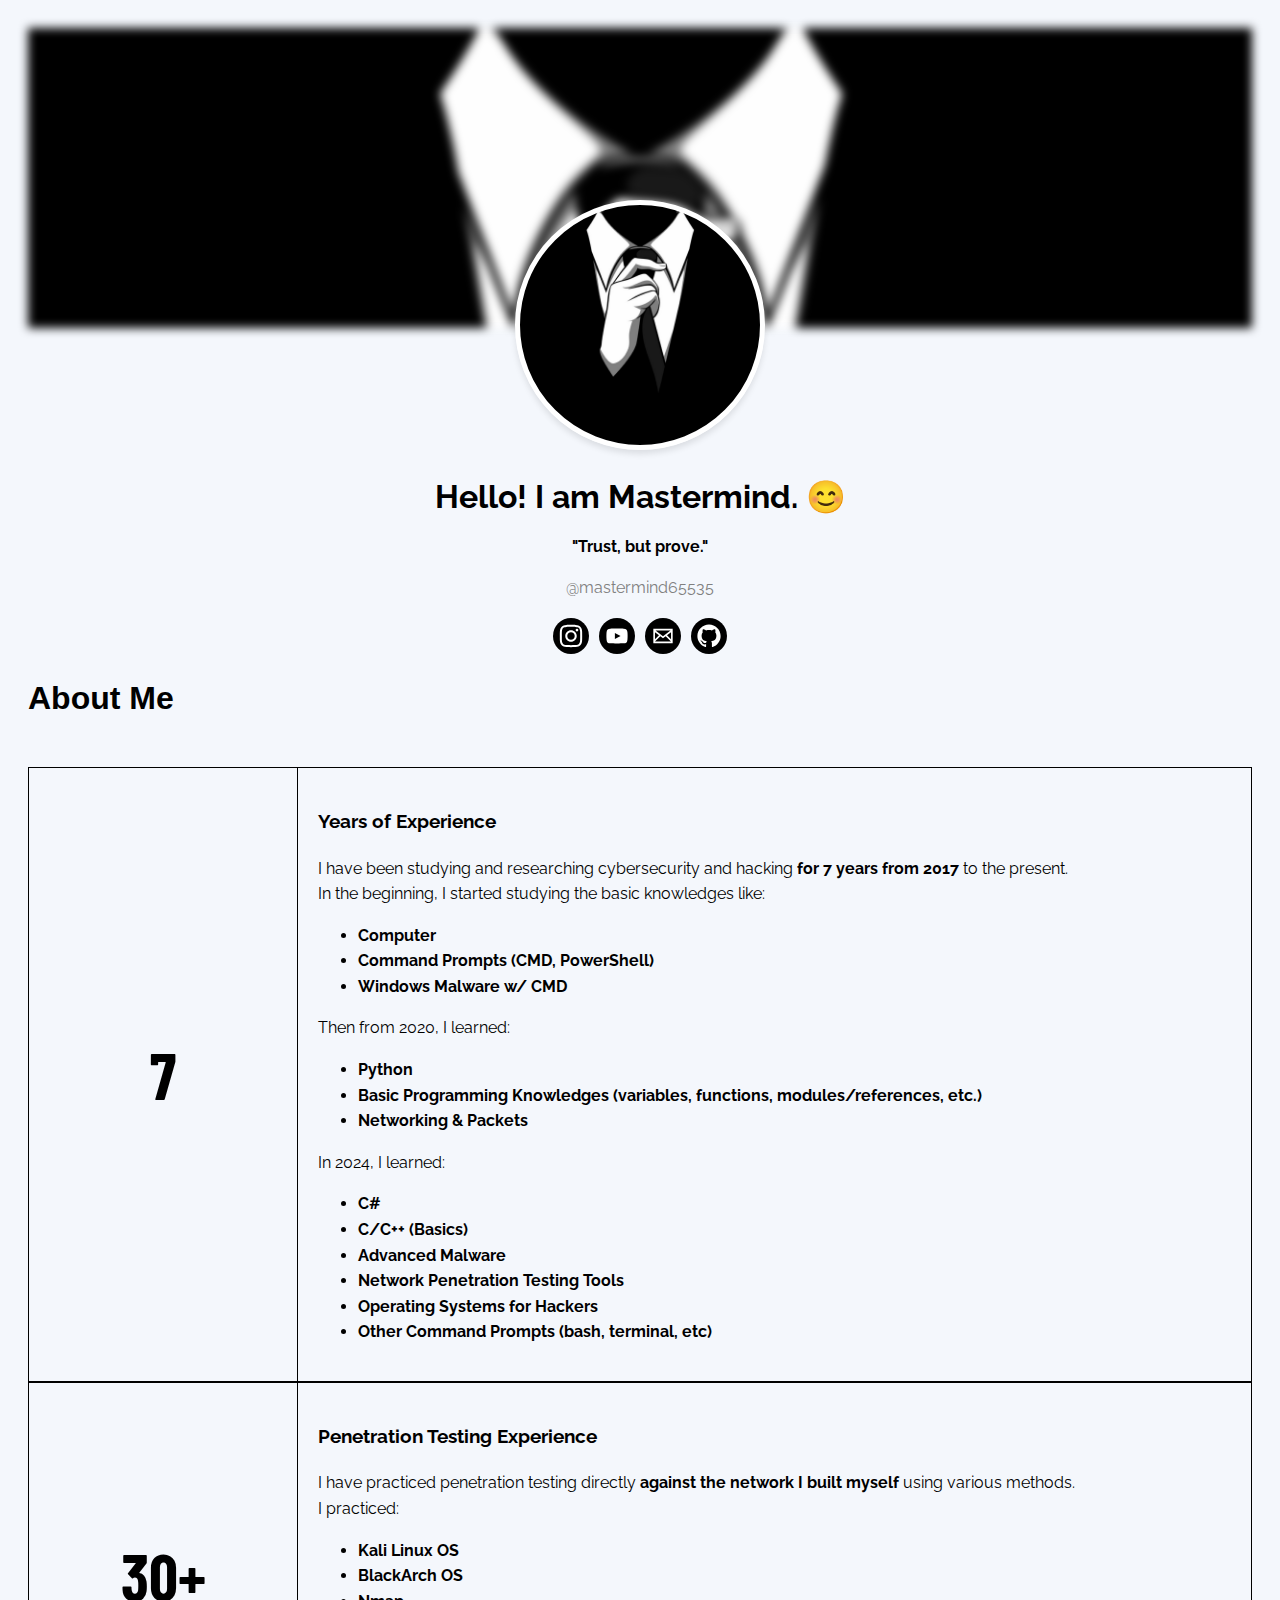
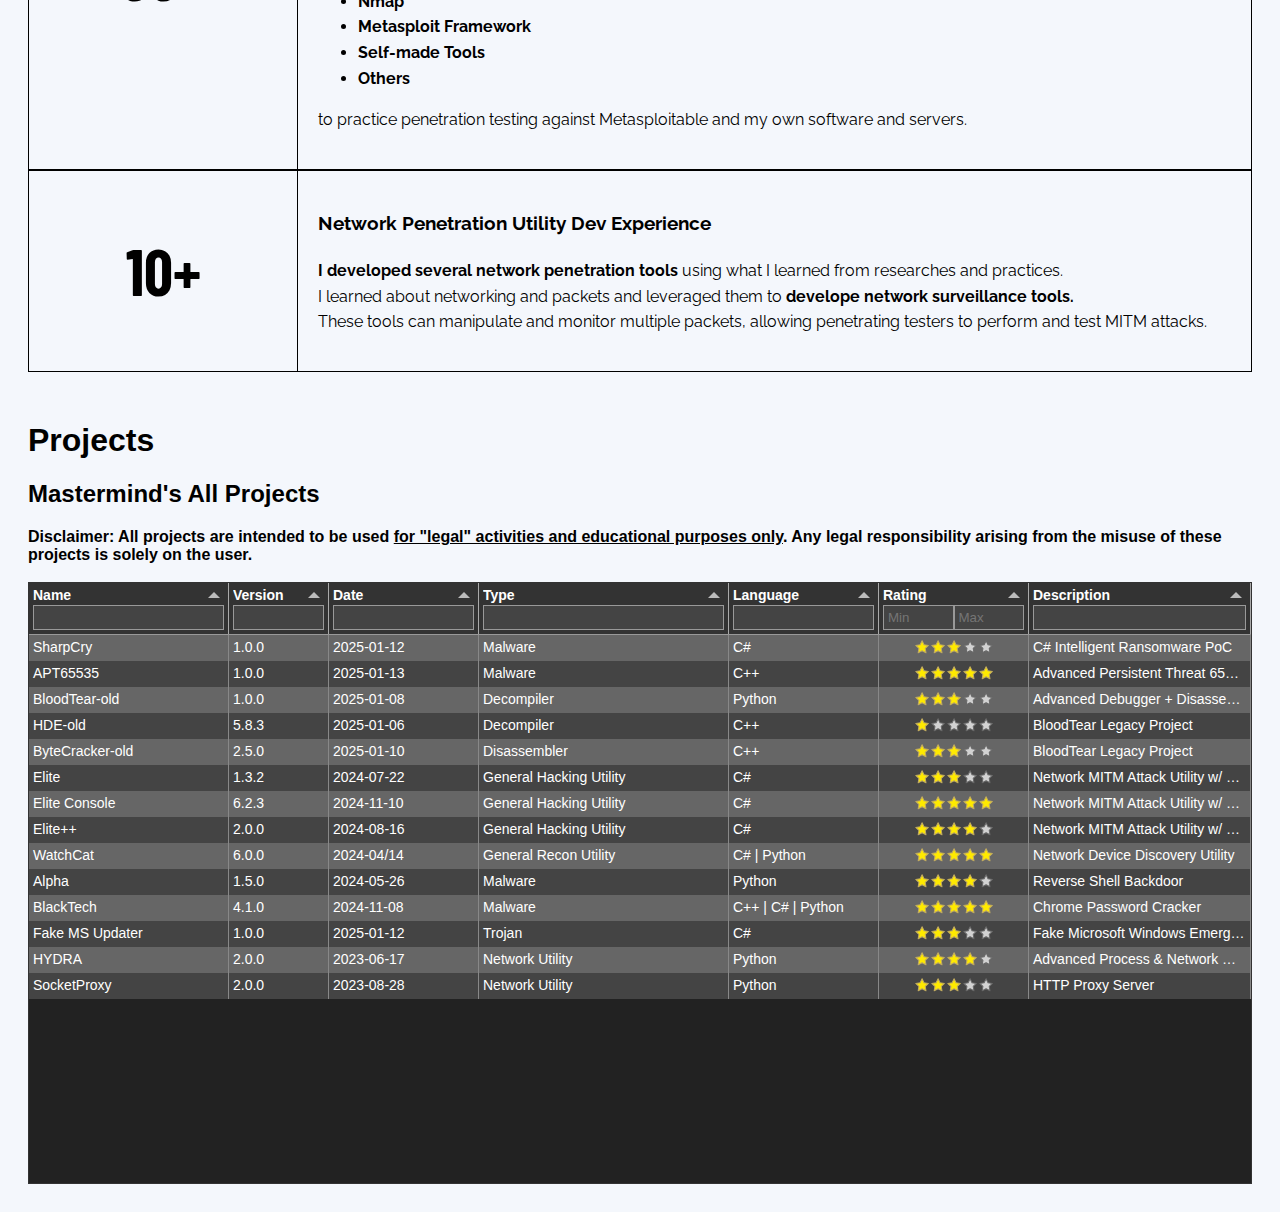
<file: index.html>
<!DOCTYPE html>
<html>
    <head>
        <title>Channel - Mastermind</title>
        <link rel="stylesheet" href="style.css">
        <!-- <link rel="stylesheet" href="./projects/style.css"> -->
        <link rel="stylesheet" href="https://cdnjs.cloudflare.com/ajax/libs/font-awesome/4.7.0/css/font-awesome.min.css">

        <link rel="preconnect" href="https://fonts.googleapis.com">
        <link rel="preconnect" href="https://fonts.gstatic.com" crossorigin>
        <link href="https://fonts.googleapis.com/css2?family=Barlow+Condensed:ital,wght@0,100;0,200;0,300;0,400;0,500;0,600;0,700;0,800;0,900;1,100;1,200;1,300;1,400;1,500;1,600;1,700;1,800;1,900&display=swap" rel="stylesheet">
        
        <link rel="preconnect" href="https://fonts.googleapis.com">
        <link rel="preconnect" href="https://fonts.gstatic.com" crossorigin>
        <link href="https://fonts.googleapis.com/css2?family=Barlow+Condensed:ital,wght@0,100;0,200;0,300;0,400;0,500;0,600;0,700;0,800;0,900;1,100;1,200;1,300;1,400;1,500;1,600;1,700;1,800;1,900&family=Raleway:ital,wght@0,100..900;1,100..900&display=swap" rel="stylesheet">

        <link href="/dist/css/tabulator_midnight.min.css" rel="stylesheet">

        <link rel="icon" href="favicon.jpg" type="image/x-icon">

        <script src="script.js"></script>
        <script>
            window.onload = Init;
        </script>
    </head>
    <body>
        <div class="profile-frame">
            <div class="banner"></div>
            <div class="profile-container">
                <div class="profile-image"></div>
            </div>
            <div class="content">
                <h1>Hello! I am Mastermind. 😊</h1>
                <h4>"Trust, but prove."</h4>
                <p style="color: gray;">@mastermind65535</p>
                <div id="contactsicons" bis_skin_checked="1"><div style="display: flex; flex-wrap:wrap; align-items: center; justify-content: center;" bis_skin_checked="1"><a href="https://www.instagram.com/mastermind65535/" target="_blank" rel="noopener noreferrer" style="text-decoration:none;border:0;width:var(--iconSize);height:var(--iconSize);padding:2px;margin:5px;color:#ffffff;border-radius:50%;background-color:#000000;" bis_skin_checked="1"><svg class="niftybutton-instagram" style="display:block;fill:currentColor" data-donate="true" data-tag="ins" data-name="Instagram" viewBox="0 0 512 512" preserveAspectRatio="xMidYMid meet"><title>Instagram social icon</title>
                    <path d="M256 109.3c47.8 0 53.4 0.2 72.3 1 17.4 0.8 26.9 3.7 33.2 6.2 8.4 3.2 14.3 7.1 20.6 13.4 6.3 6.3 10.1 12.2 13.4 20.6 2.5 6.3 5.4 15.8 6.2 33.2 0.9 18.9 1 24.5 1 72.3s-0.2 53.4-1 72.3c-0.8 17.4-3.7 26.9-6.2 33.2 -3.2 8.4-7.1 14.3-13.4 20.6 -6.3 6.3-12.2 10.1-20.6 13.4 -6.3 2.5-15.8 5.4-33.2 6.2 -18.9 0.9-24.5 1-72.3 1s-53.4-0.2-72.3-1c-17.4-0.8-26.9-3.7-33.2-6.2 -8.4-3.2-14.3-7.1-20.6-13.4 -6.3-6.3-10.1-12.2-13.4-20.6 -2.5-6.3-5.4-15.8-6.2-33.2 -0.9-18.9-1-24.5-1-72.3s0.2-53.4 1-72.3c0.8-17.4 3.7-26.9 6.2-33.2 3.2-8.4 7.1-14.3 13.4-20.6 6.3-6.3 12.2-10.1 20.6-13.4 6.3-2.5 15.8-5.4 33.2-6.2C202.6 109.5 208.2 109.3 256 109.3M256 77.1c-48.6 0-54.7 0.2-73.8 1.1 -19 0.9-32.1 3.9-43.4 8.3 -11.8 4.6-21.7 10.7-31.7 20.6 -9.9 9.9-16.1 19.9-20.6 31.7 -4.4 11.4-7.4 24.4-8.3 43.4 -0.9 19.1-1.1 25.2-1.1 73.8 0 48.6 0.2 54.7 1.1 73.8 0.9 19 3.9 32.1 8.3 43.4 4.6 11.8 10.7 21.7 20.6 31.7 9.9 9.9 19.9 16.1 31.7 20.6 11.4 4.4 24.4 7.4 43.4 8.3 19.1 0.9 25.2 1.1 73.8 1.1s54.7-0.2 73.8-1.1c19-0.9 32.1-3.9 43.4-8.3 11.8-4.6 21.7-10.7 31.7-20.6 9.9-9.9 16.1-19.9 20.6-31.7 4.4-11.4 7.4-24.4 8.3-43.4 0.9-19.1 1.1-25.2 1.1-73.8s-0.2-54.7-1.1-73.8c-0.9-19-3.9-32.1-8.3-43.4 -4.6-11.8-10.7-21.7-20.6-31.7 -9.9-9.9-19.9-16.1-31.7-20.6 -11.4-4.4-24.4-7.4-43.4-8.3C310.7 77.3 304.6 77.1 256 77.1L256 77.1z"></path>
                    <path d="M256 164.1c-50.7 0-91.9 41.1-91.9 91.9s41.1 91.9 91.9 91.9 91.9-41.1 91.9-91.9S306.7 164.1 256 164.1zM256 315.6c-32.9 0-59.6-26.7-59.6-59.6s26.7-59.6 59.6-59.6 59.6 26.7 59.6 59.6S288.9 315.6 256 315.6z"></path>
                    <circle cx="351.5" cy="160.5" r="21.5"></circle>
                </svg></a><a href="https://www.youtube.com/@mastermind65535" target="_blank" rel="noopener noreferrer" style="text-decoration:none;border:0;width:var(--iconSize);height:var(--iconSize);padding:2px;margin:5px;color:#ffffff;border-radius:50%;background-color:#000000;" bis_skin_checked="1"><svg class="niftybutton-youtube" style="display:block;fill:currentColor" data-donate="true" data-tag="you" data-name="YouTube" viewBox="0 0 512 512" preserveAspectRatio="xMidYMid meet"><title>YouTube social icon</title>
                    <path d="M422.6 193.6c-5.3-45.3-23.3-51.6-59-54 -50.8-3.5-164.3-3.5-215.1 0 -35.7 2.4-53.7 8.7-59 54 -4 33.6-4 91.1 0 124.8 5.3 45.3 23.3 51.6 59 54 50.9 3.5 164.3 3.5 215.1 0 35.7-2.4 53.7-8.7 59-54C426.6 284.8 426.6 227.3 422.6 193.6zM222.2 303.4v-94.6l90.7 47.3L222.2 303.4z"></path>
                </svg></a><a href="mailto:mastermind65535@gmail.com" target="_blank" rel="noopener noreferrer" style="text-decoration:none;border:0;width:var(--iconSize);height:var(--iconSize);padding:2px;margin:5px;color:#ffffff;border-radius:50%;background-color:#000000;" bis_skin_checked="1"><svg class="niftybutton-email" style="display:block;fill:currentColor" data-donate="true" data-tag="ema" data-name="Email" viewBox="0 0 512 512" preserveAspectRatio="xMidYMid meet"><title>Email icon</title>
                    <path d="M101.3 141.6v228.9h0.3 308.4 0.8V141.6H101.3zM375.7 167.8l-119.7 91.5 -119.6-91.5H375.7zM127.6 194.1l64.1 49.1 -64.1 64.1V194.1zM127.8 344.2l84.9-84.9 43.2 33.1 43-32.9 84.7 84.7L127.8 344.2 127.8 344.2zM384.4 307.8l-64.4-64.4 64.4-49.3V307.8z"></path>
                </svg></a><a href="https://github.com/mastermind65535" target="_blank" rel="noopener noreferrer" style="text-decoration:none;border:0;width:var(--iconSize);height:var(--iconSize);padding:2px;margin:5px;color:#ffffff;border-radius:50%;background-color:#000000;" bis_skin_checked="1"><svg class="niftybutton-github" style="display:block;fill:currentColor" data-donate="true" data-tag="git" data-name="Github" viewBox="0 0 512 512" preserveAspectRatio="xMidYMid meet"><title>Github social icon</title>
                    <path d="M256 70.7c-102.6 0-185.9 83.2-185.9 185.9 0 82.1 53.3 151.8 127.1 176.4 9.3 1.7 12.3-4 12.3-8.9V389.4c-51.7 11.3-62.5-21.9-62.5-21.9 -8.4-21.5-20.6-27.2-20.6-27.2 -16.9-11.5 1.3-11.3 1.3-11.3 18.7 1.3 28.5 19.2 28.5 19.2 16.6 28.4 43.5 20.2 54.1 15.4 1.7-12 6.5-20.2 11.8-24.9 -41.3-4.7-84.7-20.6-84.7-91.9 0-20.3 7.3-36.9 19.2-49.9 -1.9-4.7-8.3-23.6 1.8-49.2 0 0 15.6-5 51.1 19.1 14.8-4.1 30.7-6.2 46.5-6.3 15.8 0.1 31.7 2.1 46.6 6.3 35.5-24 51.1-19.1 51.1-19.1 10.1 25.6 3.8 44.5 1.8 49.2 11.9 13 19.1 29.6 19.1 49.9 0 71.4-43.5 87.1-84.9 91.7 6.7 5.8 12.8 17.1 12.8 34.4 0 24.9 0 44.9 0 51 0 4.9 3 10.7 12.4 8.9 73.8-24.6 127-94.3 127-176.4C441.9 153.9 358.6 70.7 256 70.7z"></path>
                </svg></a></div></div>
            </div>
        </div>

        <div class="posts">
            
        </div>
        
        <div class="about" id="about">
            <h1>About Me</h1>
            <div class="ExpertiseContainer">
                <div class="frame">
                    <div class="frame-title">7</div>
                    <div class="frame-content">
                        <h3>Years of Experience</h3>
                        <p>
                            I have been studying and researching cybersecurity and hacking <b>for 7 years from 2017</b> to the present.<br>
                            In the beginning, I started studying the basic knowledges like:
                            <ul>
                                <li><b>Computer</b></li>
                                <li><b>Command Prompts (CMD, PowerShell)</b></li>
                                <li><b>Windows Malware w/ CMD</b></li>
                            </ul>
                            Then from 2020, I learned: 
                            <ul>
                                <li><b>Python</b></li>
                                <li><b>Basic Programming Knowledges (variables, functions, modules/references, etc.)</b></li>
                                <li><b>Networking & Packets</b></li>
                            </ul>
                            In 2024, I learned:
                            <ul>
                                <li><b>C#</b></li>
                                <li><b>C/C++ (Basics)</b></li>
                                <li><b>Advanced Malware</b></li>
                                <li><b>Network Penetration Testing Tools</b></li>
                                <li><b>Operating Systems for Hackers</b></li>
                                <li><b>Other Command Prompts (bash, terminal, etc)</b></li>
                            </ul>
                        </p>
                    </div>
                </div>
                <div class="frame">
                    <div class="frame-title">30+</div>
                    <div class="frame-content">
                        <h3>Penetration Testing Experience</h3>
                        <p>
                            I have practiced penetration testing directly <b>against the network I built myself</b> using various methods.<br>
                            I practiced: 
                            <ul>
                                <li><b>Kali Linux OS</b></li>
                                <li><b>BlackArch OS</b></li>
                                <li><b>Nmap</b></li>
                                <li><b>Metasploit Framework</b></li>
                                <li><b>Self-made Tools</b></li>
                                <li><b>Others</b></li>
                            </ul>
                            to practice penetration testing against Metasploitable and my own software and servers.
                        </p>
                    </div>
                </div>
                <div class="frame">
                    <div class="frame-title">10+</div>
                    <div class="frame-content">
                        <h3>Network Penetration Utility Dev Experience</h3>
                        <p>
                            <b>I developed several network penetration tools</b> using what I learned from researches and practices.<br>
                            I learned about networking and packets and leveraged them to <b>develope network surveillance tools.</b><br>
                            These tools can manipulate and monitor multiple packets, allowing penetrating testers to perform and test MITM attacks.<br>
                        </p>

                    </div>
                </div>
            </div>
        </div>

        <div class="projects" id="projects">
            <h1>Projects</h1>
            <div class="project-frame" id="Projects">
                <h2>Mastermind's All Projects</h2>
                <a><b>Disclaimer: All projects are intended to be used <u>for "legal" activities and educational purposes only</u>. Any legal responsibility arising from the misuse of these projects is solely on the user.</b></a>
                <br>
                <br>
                <div class="projects-frame" id="projects-frame"></div>
            </div>
            <script src="dist/js/tabulator.min.js"></script>
            <script type="module" src="table.js"></script>
            <script>
                function filterTable() {
                    const searchInput = document.getElementById('searchInput').value.toLowerCase();
                    const rows = document.querySelectorAll('tbody .project-row');
    
                    rows.forEach(row => {
                        const cells = row.querySelectorAll('td');
                        const rowText = Array.from(cells).map(cell => cell.textContent.toLowerCase()).join(' ');
    
                        if (rowText.includes(searchInput)) {
                            row.classList.remove('hidden');
                            console.log(row);
                        } else {
                            row.classList.add('hidden');
                        }
                    });
                }
    
                function redirectTo(row) {
                    const url = row.getAttribute('url');
                    if (url) {
                        window.location.href = url;
                    }
                }
            </script>
        </div>
        
    </body>

</html>
</file>
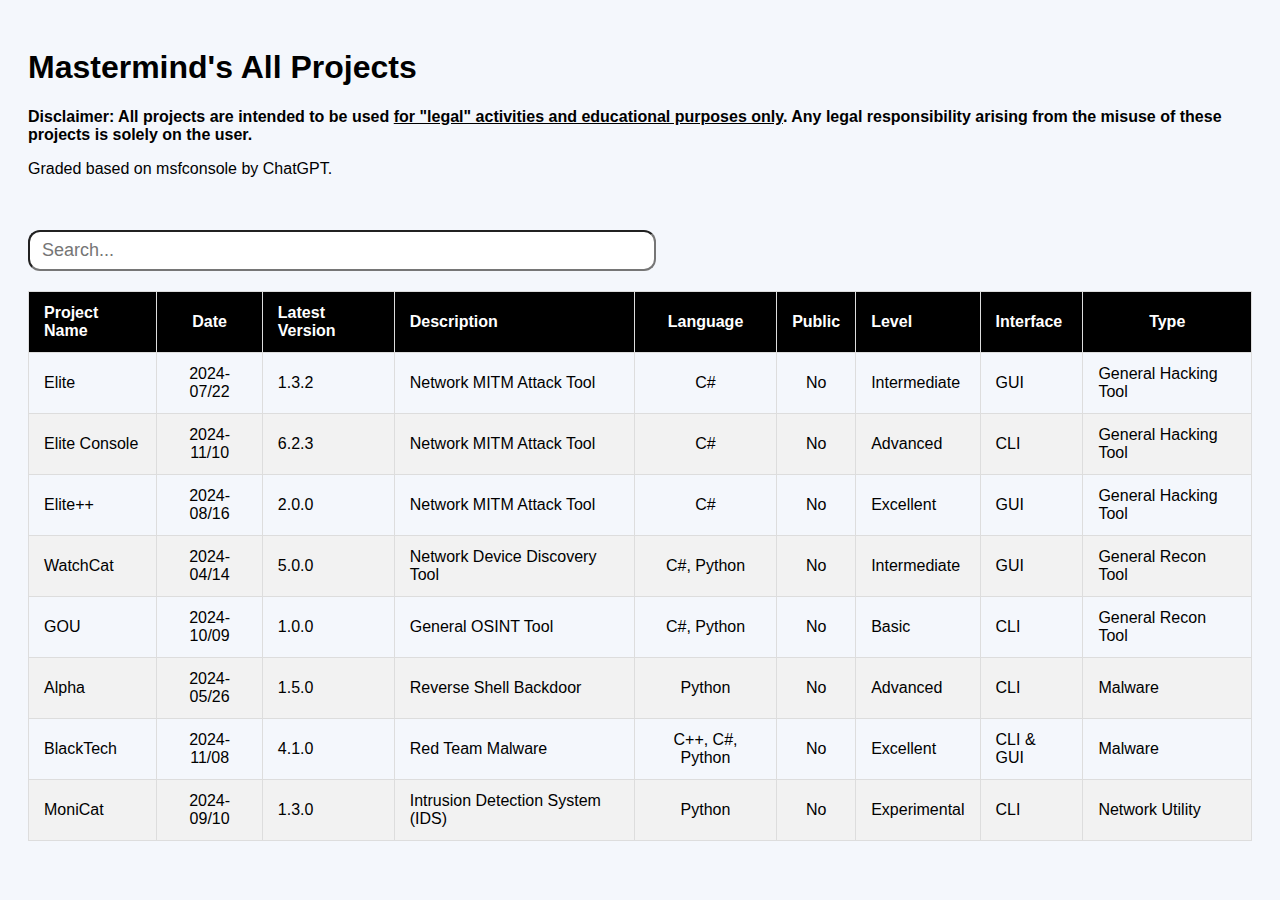
<file: projects/index.html>
<!DOCTYPE html>
<html>
    <head>
        <title>Mastermind - Projects</title>
        <link rel="stylesheet" href="style.css">
        <script src="../script.js"></script>
    </head>
    <body>
        <div class="project-frame" id="Projects">
            <h1>Mastermind's All Projects</h1>
            <b>Disclaimer: All projects are intended to be used <u>for "legal" activities and educational purposes only</u>. Any legal responsibility arising from the misuse of these projects is solely on the user.</b>
            <p>Graded based on msfconsole by ChatGPT.</p>
            <br>
            <br>
            <table class="projects">
                <input type="text" id="searchInput" placeholder="Search..." onkeyup="filterTable()" onkeydown="filterTable()">
                <thead>
                    <tr>
                        <th>Project Name</th>
                        <th>Date</th>
                        <th>Latest Version</th>
                        <th>Description</th>
                        <th>Language</th>
                        <th>Public</th>
                        <th>Level</th>
                        <th>Interface</th>
                        <th>Type</th>
                    </tr>
                </thead>
                <tbody>
                    <tr class="project-row" onclick="redirectTo(this)" url="./Elite">
                        <td>Elite</td>
                        <td>2024-07/22</td>
                        <td>1.3.2</td>
                        <td>Network MITM Attack Tool</td>
                        <td>C#</td>
                        <td>No</td>
                        <td>Intermediate</td>
                        <td>GUI</td>
                        <td>General Hacking Tool</td>
                    </tr>
                    <tr class="project-row" onclick="redirectTo(this)" url="./Elite Console">
                        <td>Elite Console</td>
                        <td>2024-11/10</td>
                        <td>6.2.3</td>
                        <td>Network MITM Attack Tool</td>
                        <td>C#</td>
                        <td>No</td>
                        <td>Advanced</td>
                        <td>CLI</td>
                        <td>General Hacking Tool</td>
                    </tr>
                    <tr class="project-row" onclick="redirectTo(this)" url="./Elite++">
                        <td>Elite++</td>
                        <td>2024-08/16</td>
                        <td>2.0.0</td>
                        <td>Network MITM Attack Tool</td>
                        <td>C#</td>
                        <td>No</td>
                        <td>Excellent</td>
                        <td>GUI</td>
                        <td>General Hacking Tool</td>
                    </tr>
                    <tr class="project-row" onclick="redirectTo(this)" url="./WatchCat">
                        <td>WatchCat</td>
                        <td>2024-04/14</td>
                        <td>5.0.0</td>
                        <td>Network Device Discovery Tool</td>
                        <td>C#, Python</td>
                        <td>No</td>
                        <td>Intermediate</td>
                        <td>GUI</td>
                        <td>General Recon Tool</td>
                    </tr>
                    <tr class="project-row" onclick="redirectTo(this)" url="./GOU">
                        <td>GOU</td>
                        <td>2024-10/09</td>
                        <td>1.0.0</td>
                        <td>General OSINT Tool</td>
                        <td>C#, Python</td>
                        <td>No</td>
                        <td>Basic</td>
                        <td>CLI</td>
                        <td>General Recon Tool</td>
                    </tr>
                    <tr class="project-row" onclick="redirectTo(this)" url="./Alpha">
                        <td>Alpha</td>
                        <td>2024-05/26</td>
                        <td>1.5.0</td>
                        <td>Reverse Shell Backdoor</td>
                        <td>Python</td>
                        <td>No</td>
                        <td>Advanced</td>
                        <td>CLI</td>
                        <td>Malware</td>
                    </tr>
                    <tr class="project-row" onclick="redirectTo(this)" url="./BlackTech">
                        <td>BlackTech</td>
                        <td>2024-11/08</td>
                        <td>4.1.0</td>
                        <td>Red Team Malware</td>
                        <td>C++, C#, Python</td>
                        <td>No</td>
                        <td>Excellent</td>
                        <td>CLI & GUI</td>
                        <td>Malware</td>
                    </tr>
                    <tr class="project-row" onclick="redirectTo(this)" url="./MoniCat">
                        <td>MoniCat</td>
                        <td>2024-09/10</td>
                        <td>1.3.0</td>
                        <td>Intrusion Detection System (IDS)</td>
                        <td>Python</td>
                        <td>No</td>
                        <td>Experimental</td>
                        <td>CLI</td>
                        <td>Network Utility</td>
                    </tr>
                </tbody>
            </table>
        </div>
        <script>
            function filterTable() {
                const searchInput = document.getElementById('searchInput').value.toLowerCase();
                const rows = document.querySelectorAll('tbody .project-row');

                rows.forEach(row => {
                    const cells = row.querySelectorAll('td');
                    const rowText = Array.from(cells).map(cell => cell.textContent.toLowerCase()).join(' ');

                    if (rowText.includes(searchInput)) {
                        row.classList.remove('hidden');
                    } else {
                        row.classList.add('hidden');
                    }
                });
            }

            function redirectTo(row) {
                const url = row.getAttribute('url');
                if (url) {
                    window.location.href = url;
                }
            }
        </script>
    </body>
</html>
</file>
<file: style.css>
:root {
    --iconSize: 32px;
}



body {
    font-family: Arial, sans-serif;
    background-color: #f4f7fc;
    padding: 20px;
}

.red {
    color: red;
}

.green {
    color: green;
}

.profile-frame .banner {
    width: 100%;
    height: 300px;
    background-image: url("profile.jpg");
    background-attachment: fixed;
    background-repeat: no-repeat;
    background-size: cover;
    background-position: center;
    position: relative;
    filter: blur(5px);
}

.profile-frame .profile-container {
    position: absolute;
    top: 200px;
    left: 50%;
    transform: translateX(-50%);
}

.profile-frame .profile-image {
    width: 240px;
    height: 240px;
    border-radius: 50%;
    border: 5px solid white;
    background-image: url('profile.jpg');
    background-size: cover;
    background-position: center;
    box-shadow: 0 4px 6px rgba(0, 0, 0, 0.1);
}

.profile-frame .content {
    text-align: center;
    margin-top: 150px;
    font-family: "Raleway", serif;
}

.ExpertiseContainer {
    max-width: 1800px;
    margin: 50px auto;
}

.ExpertiseContainer .frame {
    display: flex;
    border: 1.5px solid black;
}

.ExpertiseContainer div .frame-title {
    flex: 0.5;
    border-right: 1px solid black;
    padding: 20px;
    text-align: center;
    align-content: center;
    font-size: 64px;
    font-family: "Barlow Condensed", serif;
    font-weight: bold;
}

.ExpertiseContainer div .frame-content {
    flex: 2;
    padding: 20px;
    font-size: 16px;
    line-height: 1.6;
    font-family: "Raleway", serif;
}

/* .excellent {
    color: green;
}

.advanced {
    color: blue;
}

.intermediate {
    color: #FF8C00;
}

.basic {
    color: black;
}

.experimental {
    color: gray;
} */


body {
    font-family: Arial, sans-serif;
    background-color: #f4f7fc;
    padding: 20px;
}

.tabulator-row {
    cursor: pointer;
}

@media only screen and (max-width: 992px) {
    :root { --iconSize: 120px; }

    body .profile-frame .content h1 { font-size: 65px; }
    body .profile-frame .content h4 { font-size: 40px; }
    body .profile-frame .content p  { font-size: 32px; }
    body .profile-frame .profile-container { top: 160px; }
    body .profile-frame .profile-image { width: 280px; height: 280px; }

    body #contactsicons a { width: var(--iconSize); height: var(--iconSize); }

    body .ExpertiseContainer div .frame-title { font-size: 120px; }
    body .ExpertiseContainer div .frame-content { font-size: 40px; }
}
</file>
<file: projects/style.css>
body {
    font-family: Arial, sans-serif;
    background-color: #f4f7fc;
    padding: 20px;
}

.projects {
    width: 100%;
    border-collapse: collapse;
    margin: 20px 0;
}
.projects th, td {
    padding: 12px 15px;
    border: 1px solid #ddd;
}
.projects th {
    background-color: black;
    color: white;
}
.projects tr:nth-child(even) {
    background-color: #f2f2f2;
}

.projects tr.hidden {
    display: none;
}

.projects .project-row {
    cursor: pointer;
}

.projects .project-row:hover {
    background-color: lightgray;
}

.projects caption {
    text-align: left;
    font-size: 1.5em;
    margin-bottom: 10px;
}
  /* Custom alignments */
.projects th:nth-child(1), .projects td:nth-child(1) {
    text-align: left; /* Project name */
}
.projects th:nth-child(2), .projects td:nth-child(2) {
    text-align: center; /* Version */
}
.projects th:nth-child(3), .projects td:nth-child(3) {
    text-align: left; /* Description */
}
.projects th:nth-child(4), .projects td:nth-child(4) {
    text-align: left; /* Language */
}
.projects th:nth-child(5), .projects td:nth-child(5) {
    text-align: center; /* Public */
}
.projects th:nth-child(6), .projects td:nth-child(6) {
    text-align: center; /* Level */
}
.projects th:nth-child(7), .projects td:nth-child(7) {
    text-align: left; /* Interface */
}
.projects th:nth-child(8), .projects td:nth-child(8) {
    text-align: left; /* Type */
}

.details {
    display: none;
    padding: 20px;
    background-color: #f9f9f9;
    border-top: 1px solid #ddd;
    margin-top: 10px;
}
.project-info {
    display: flex;
    align-items: center;
}
.project-info img {
    width: 100px;
    height: auto;
    margin-right: 20px;
}
.project-info .project-name {
    font-size: 1.5em;
    font-weight: bold;
}
.project-info .project-version {
    font-size: 1.1em;
    color: #666;
}

.project-info .project-date {
    font-size: 0.8em;
    color: #666;
}
.project-details {
    margin-top: 20px;
}
.project-details h3 {
    font-size: 1.3em;
    color: #333;
}
.project-details p {
    font-size: 1.1em;
    color: #666;
}
.project-details .screenshots {
    display: flex;
    gap: 15px;
}
.project-details .screenshots img {
    width: 150px;
    height: 100px;
    object-fit: cover;
    border: 1px solid #ddd;
}

#searchInput {
    width: 600px;
    padding: 8px 12px;
    border-radius: 12px;
    font-family: Arial, Helvetica, sans-serif;
    font-size: 18px;
}

@media only screen and (max-width: 992px) {
    body .project-info img { width: 250px; }
    body .project-info .project-name { font-size: 100px; }
    body .project-info .project-version { font-size: 60px; }
    body .project-info .project-date { font-size: 40px; }
    body .project-details .screenshots { display: block; }
    body .project-details .screenshots img { width: 100%; height: auto; }
}
</file>
<file: dist/css/tabulator_midnight.min.css>
.tabulator{border:1px solid #333;font-size:14px;overflow:hidden;position:relative;text-align:left;-webkit-transform:translateZ(0);-moz-transform:translateZ(0);-ms-transform:translateZ(0);-o-transform:translateZ(0);transform:translateZ(0)}.tabulator[tabulator-layout=fitDataFill] .tabulator-tableholder .tabulator-table{min-width:100%}.tabulator[tabulator-layout=fitDataTable]{display:inline-block}.tabulator.tabulator-block-select,.tabulator.tabulator-ranges .tabulator-cell:not(.tabulator-editing){user-select:none}.tabulator .tabulator-header{background-color:#333;border-bottom:1px solid #999;box-sizing:border-box;color:#fff;font-weight:700;outline:none;overflow:hidden;position:relative;-moz-user-select:none;-khtml-user-select:none;-webkit-user-select:none;-o-user-select:none;white-space:nowrap;width:100%}.tabulator .tabulator-header.tabulator-header-hidden{display:none}.tabulator .tabulator-header .tabulator-header-contents{overflow:hidden;position:relative}.tabulator .tabulator-header .tabulator-header-contents .tabulator-headers{display:inline-block}.tabulator .tabulator-header .tabulator-col{background:#333;border-right:1px solid #aaa;box-sizing:border-box;display:inline-flex;flex-direction:column;justify-content:flex-start;overflow:hidden;position:relative;text-align:left;vertical-align:bottom}.tabulator .tabulator-header .tabulator-col.tabulator-moving{background:#1a1a1a;border:1px solid #999;pointer-events:none;position:absolute}.tabulator .tabulator-header .tabulator-col.tabulator-range-highlight{background-color:#999;color:#000}.tabulator .tabulator-header .tabulator-col.tabulator-range-selected{background-color:#ccc;color:#333}.tabulator .tabulator-header .tabulator-col .tabulator-col-content{box-sizing:border-box;padding:4px;position:relative}.tabulator .tabulator-header .tabulator-col .tabulator-col-content .tabulator-header-popup-button{padding:0 8px}.tabulator .tabulator-header .tabulator-col .tabulator-col-content .tabulator-header-popup-button:hover{cursor:pointer;opacity:.6}.tabulator .tabulator-header .tabulator-col .tabulator-col-content .tabulator-col-title-holder{position:relative}.tabulator .tabulator-header .tabulator-col .tabulator-col-content .tabulator-col-title{box-sizing:border-box;overflow:hidden;text-overflow:ellipsis;vertical-align:bottom;white-space:nowrap;width:100%}.tabulator .tabulator-header .tabulator-col .tabulator-col-content .tabulator-col-title.tabulator-col-title-wrap{text-overflow:clip;white-space:normal}.tabulator .tabulator-header .tabulator-col .tabulator-col-content .tabulator-col-title .tabulator-title-editor{background:#fff;border:1px solid #999;box-sizing:border-box;padding:1px;width:100%}.tabulator .tabulator-header .tabulator-col .tabulator-col-content .tabulator-col-title .tabulator-header-popup-button+.tabulator-title-editor{width:calc(100% - 22px)}.tabulator .tabulator-header .tabulator-col .tabulator-col-content .tabulator-col-sorter{align-items:center;bottom:0;display:flex;position:absolute;right:4px;top:0}.tabulator .tabulator-header .tabulator-col .tabulator-col-content .tabulator-col-sorter .tabulator-arrow{border-bottom:6px solid #bbb;border-left:6px solid transparent;border-right:6px solid transparent;height:0;width:0}.tabulator .tabulator-header .tabulator-col.tabulator-col-group .tabulator-col-group-cols{border-top:1px solid #aaa;display:flex;margin-right:-1px;overflow:hidden;position:relative}.tabulator .tabulator-header .tabulator-col .tabulator-header-filter{box-sizing:border-box;margin-top:2px;position:relative;text-align:center;width:100%}.tabulator .tabulator-header .tabulator-col .tabulator-header-filter textarea{height:auto!important}.tabulator .tabulator-header .tabulator-col .tabulator-header-filter svg{margin-top:3px}.tabulator .tabulator-header .tabulator-col .tabulator-header-filter input::-ms-clear{height:0;width:0}.tabulator .tabulator-header .tabulator-col.tabulator-sortable .tabulator-col-title{padding-right:25px}@media (hover:hover) and (pointer:fine){.tabulator .tabulator-header .tabulator-col.tabulator-sortable.tabulator-col-sorter-element:hover{background-color:#1a1a1a;cursor:pointer}}.tabulator .tabulator-header .tabulator-col.tabulator-sortable[aria-sort=none] .tabulator-col-content .tabulator-col-sorter{color:#bbb}@media (hover:hover) and (pointer:fine){.tabulator .tabulator-header .tabulator-col.tabulator-sortable[aria-sort=none] .tabulator-col-content .tabulator-col-sorter.tabulator-col-sorter-element .tabulator-arrow:hover{border-bottom:6px solid #555;cursor:pointer}}.tabulator .tabulator-header .tabulator-col.tabulator-sortable[aria-sort=none] .tabulator-col-content .tabulator-col-sorter .tabulator-arrow{border-bottom:6px solid #bbb;border-top:none}.tabulator .tabulator-header .tabulator-col.tabulator-sortable[aria-sort=ascending] .tabulator-col-content .tabulator-col-sorter{color:#666}@media (hover:hover) and (pointer:fine){.tabulator .tabulator-header .tabulator-col.tabulator-sortable[aria-sort=ascending] .tabulator-col-content .tabulator-col-sorter.tabulator-col-sorter-element .tabulator-arrow:hover{border-bottom:6px solid #555;cursor:pointer}}.tabulator .tabulator-header .tabulator-col.tabulator-sortable[aria-sort=ascending] .tabulator-col-content .tabulator-col-sorter .tabulator-arrow{border-bottom:6px solid #666;border-top:none}.tabulator .tabulator-header .tabulator-col.tabulator-sortable[aria-sort=descending] .tabulator-col-content .tabulator-col-sorter{color:#666}@media (hover:hover) and (pointer:fine){.tabulator .tabulator-header .tabulator-col.tabulator-sortable[aria-sort=descending] .tabulator-col-content .tabulator-col-sorter.tabulator-col-sorter-element .tabulator-arrow:hover{border-top:6px solid #555;cursor:pointer}}.tabulator .tabulator-header .tabulator-col.tabulator-sortable[aria-sort=descending] .tabulator-col-content .tabulator-col-sorter .tabulator-arrow{border-bottom:none;border-top:6px solid #666;color:#666}.tabulator .tabulator-header .tabulator-col.tabulator-col-vertical .tabulator-col-content .tabulator-col-title{align-items:center;display:flex;justify-content:center;text-orientation:mixed;writing-mode:vertical-rl}.tabulator .tabulator-header .tabulator-col.tabulator-col-vertical.tabulator-col-vertical-flip .tabulator-col-title{transform:rotate(180deg)}.tabulator .tabulator-header .tabulator-col.tabulator-col-vertical.tabulator-sortable .tabulator-col-title{padding-right:0;padding-top:20px}.tabulator .tabulator-header .tabulator-col.tabulator-col-vertical.tabulator-sortable.tabulator-col-vertical-flip .tabulator-col-title{padding-bottom:20px;padding-right:0}.tabulator .tabulator-header .tabulator-col.tabulator-col-vertical.tabulator-sortable .tabulator-col-sorter{bottom:auto;justify-content:center;left:0;right:0;top:4px}.tabulator .tabulator-header .tabulator-frozen{left:0;position:sticky;z-index:11}.tabulator .tabulator-header .tabulator-frozen.tabulator-frozen-left{border-right:2px solid #888}.tabulator .tabulator-header .tabulator-frozen.tabulator-frozen-right{border-left:2px solid #888}.tabulator .tabulator-header .tabulator-calcs-holder{background:#404040!important;border-bottom:1px solid #aaa;border-top:1px solid #888;box-sizing:border-box;display:inline-block}.tabulator .tabulator-header .tabulator-calcs-holder .tabulator-row{background:#404040!important}.tabulator .tabulator-header .tabulator-calcs-holder .tabulator-row .tabulator-col-resize-handle{display:none}.tabulator .tabulator-header .tabulator-frozen-rows-holder{display:inline-block}.tabulator .tabulator-header .tabulator-frozen-rows-holder:empty{display:none}.tabulator .tabulator-tableholder{-webkit-overflow-scrolling:touch;overflow:auto;position:relative;white-space:nowrap;width:100%}.tabulator .tabulator-tableholder:focus{outline:none}.tabulator .tabulator-tableholder .tabulator-placeholder{align-items:center;box-sizing:border-box;display:flex;justify-content:center;min-width:100%;width:100%}.tabulator .tabulator-tableholder .tabulator-placeholder[tabulator-render-mode=virtual]{min-height:100%}.tabulator .tabulator-tableholder .tabulator-placeholder .tabulator-placeholder-contents{color:#ccc;display:inline-block;font-size:20px;font-weight:700;padding:10px;text-align:center;white-space:normal}.tabulator .tabulator-tableholder .tabulator-table{background-color:#666;color:#fff;display:inline-block;overflow:visible;position:relative;white-space:nowrap}.tabulator .tabulator-tableholder .tabulator-table .tabulator-row.tabulator-calcs{background:#373737!important;font-weight:700}.tabulator .tabulator-tableholder .tabulator-table .tabulator-row.tabulator-calcs.tabulator-calcs-top{border-bottom:2px solid #888}.tabulator .tabulator-tableholder .tabulator-table .tabulator-row.tabulator-calcs.tabulator-calcs-bottom{border-top:2px solid #888}.tabulator .tabulator-tableholder .tabulator-range-overlay{inset:0;pointer-events:none;position:absolute;z-index:10}.tabulator .tabulator-tableholder .tabulator-range-overlay .tabulator-range{border:1px solid #ccc;box-sizing:border-box;position:absolute}.tabulator .tabulator-tableholder .tabulator-range-overlay .tabulator-range.tabulator-range-active:after{background-color:#ccc;border-radius:999px;bottom:-3px;content:"";height:6px;position:absolute;right:-3px;width:6px}.tabulator .tabulator-tableholder .tabulator-range-overlay .tabulator-range-cell-active{border:2px solid #ccc;box-sizing:border-box;position:absolute}.tabulator .tabulator-footer{background-color:#333;border-top:1px solid #999;color:#333;font-weight:700;user-select:none;-moz-user-select:none;-khtml-user-select:none;-webkit-user-select:none;-o-user-select:none;white-space:nowrap}.tabulator .tabulator-footer .tabulator-footer-contents{align-items:center;display:flex;flex-direction:row;justify-content:space-between;padding:5px 10px}.tabulator .tabulator-footer .tabulator-footer-contents:empty{display:none}.tabulator .tabulator-footer .tabulator-spreadsheet-tabs{margin-top:-5px;overflow-x:auto}.tabulator .tabulator-footer .tabulator-spreadsheet-tabs .tabulator-spreadsheet-tab{border:1px solid #333;border-bottom-left-radius:5px;border-bottom-right-radius:5px;border-top:none;display:inline-block;font-size:.9em;padding:5px}.tabulator .tabulator-footer .tabulator-spreadsheet-tabs .tabulator-spreadsheet-tab:hover{cursor:pointer;opacity:.7}.tabulator .tabulator-footer .tabulator-spreadsheet-tabs .tabulator-spreadsheet-tab.tabulator-spreadsheet-tab-active{background:#fff}.tabulator .tabulator-footer .tabulator-calcs-holder{background:#404040!important;border-bottom:1px solid #888;border-top:1px solid #888;box-sizing:border-box;overflow:hidden;text-align:left;width:100%}.tabulator .tabulator-footer .tabulator-calcs-holder .tabulator-row{background:#404040!important;display:inline-block}.tabulator .tabulator-footer .tabulator-calcs-holder .tabulator-row .tabulator-col-resize-handle{display:none}.tabulator .tabulator-footer .tabulator-calcs-holder:only-child{border-bottom:none;margin-bottom:-5px}.tabulator .tabulator-footer>*+.tabulator-page-counter{margin-left:10px}.tabulator .tabulator-footer .tabulator-page-counter{font-weight:400}.tabulator .tabulator-footer .tabulator-paginator{color:#333;flex:1;font-family:inherit;font-size:inherit;font-weight:inherit;text-align:right}.tabulator .tabulator-footer .tabulator-page-size{border:1px solid #aaa;border-radius:3px;display:inline-block;margin:0 5px;padding:2px 5px}.tabulator .tabulator-footer .tabulator-pages{margin:0 7px}.tabulator .tabulator-footer .tabulator-page{background:hsla(0,0%,100%,.2);border:1px solid #aaa;border-radius:3px;display:inline-block;margin:0 2px;padding:2px 5px}.tabulator .tabulator-footer .tabulator-page.active{color:#fff}.tabulator .tabulator-footer .tabulator-page:disabled{opacity:.5}@media (hover:hover) and (pointer:fine){.tabulator .tabulator-footer .tabulator-page:not(disabled):hover{background:rgba(0,0,0,.2);color:#fff;cursor:pointer}}.tabulator .tabulator-col-resize-handle{display:inline-block;margin-left:-3px;margin-right:-3px;position:relative;vertical-align:middle;width:6px;z-index:11}@media (hover:hover) and (pointer:fine){.tabulator .tabulator-col-resize-handle:hover{cursor:ew-resize}}.tabulator .tabulator-col-resize-handle:last-of-type{margin-right:0;width:3px}.tabulator .tabulator-col-resize-guide{background-color:#999;height:100%;margin-left:-.5px;opacity:.5;position:absolute;top:0;width:4px}.tabulator .tabulator-row-resize-guide{background-color:#999;height:4px;left:0;margin-top:-.5px;opacity:.5;position:absolute;width:100%}.tabulator .tabulator-alert{align-items:center;background:rgba(0,0,0,.4);display:flex;height:100%;left:0;position:absolute;text-align:center;top:0;width:100%;z-index:100}.tabulator .tabulator-alert .tabulator-alert-msg{background:#fff;border-radius:10px;display:inline-block;font-size:16px;font-weight:700;margin:0 auto;padding:10px 20px}.tabulator .tabulator-alert .tabulator-alert-msg.tabulator-alert-state-msg{border:4px solid #333;color:#000}.tabulator .tabulator-alert .tabulator-alert-msg.tabulator-alert-state-error{border:4px solid #d00;color:#590000}.tabulator-row{background-color:#666;box-sizing:border-box;min-height:22px;position:relative}.tabulator-row.tabulator-row-even{background-color:#444}@media (hover:hover) and (pointer:fine){.tabulator-row.tabulator-selectable:hover{background-color:#999;cursor:pointer}}.tabulator-row.tabulator-selected{background-color:#000}@media (hover:hover) and (pointer:fine){.tabulator-row.tabulator-selected:hover{background-color:#888;cursor:pointer}}.tabulator-row.tabulator-row-moving{background:#fff;border:1px solid #000}.tabulator-row.tabulator-moving{border-bottom:1px solid #888;border-top:1px solid #888;pointer-events:none;position:absolute;z-index:15}.tabulator-row.tabulator-range-highlight .tabulator-cell.tabulator-range-row-header{background-color:#999;color:#000}.tabulator-row.tabulator-range-highlight.tabulator-range-selected .tabulator-cell.tabulator-range-row-header,.tabulator-row.tabulator-range-selected .tabulator-cell.tabulator-range-row-header{background-color:#ccc;color:#333}.tabulator-row .tabulator-row-resize-handle{bottom:0;height:5px;left:0;position:absolute;right:0}.tabulator-row .tabulator-row-resize-handle.prev{bottom:auto;top:0}@media (hover:hover) and (pointer:fine){.tabulator-row .tabulator-row-resize-handle:hover{cursor:ns-resize}}.tabulator-row .tabulator-responsive-collapse{border-bottom:1px solid #888;border-top:1px solid #888;box-sizing:border-box;padding:5px}.tabulator-row .tabulator-responsive-collapse:empty{display:none}.tabulator-row .tabulator-responsive-collapse table{font-size:14px}.tabulator-row .tabulator-responsive-collapse table tr td{position:relative}.tabulator-row .tabulator-responsive-collapse table tr td:first-of-type{padding-right:10px}.tabulator-row .tabulator-cell{border-right:1px solid #888;box-sizing:border-box;display:inline-block;outline:none;overflow:hidden;padding:4px;position:relative;text-overflow:ellipsis;vertical-align:middle;white-space:nowrap}.tabulator-row .tabulator-cell.tabulator-row-header{background:#333;border-bottom:1px solid #888;border-right:1px solid #333}.tabulator-row .tabulator-cell.tabulator-frozen{background-color:inherit;display:inline-block;left:0;position:sticky;z-index:11}.tabulator-row .tabulator-cell.tabulator-frozen.tabulator-frozen-left{border-right:2px solid #888}.tabulator-row .tabulator-cell.tabulator-frozen.tabulator-frozen-right{border-left:2px solid #888}.tabulator-row .tabulator-cell.tabulator-editing{border:1px solid #999;outline:none;padding:0}.tabulator-row .tabulator-cell.tabulator-editing input,.tabulator-row .tabulator-cell.tabulator-editing select{background:transparent;border:1px;outline:none}.tabulator-row .tabulator-cell.tabulator-validation-fail{border:1px solid #d00}.tabulator-row .tabulator-cell.tabulator-validation-fail input,.tabulator-row .tabulator-cell.tabulator-validation-fail select{background:transparent;border:1px;color:#d00}.tabulator-row .tabulator-cell.tabulator-row-handle{align-items:center;display:inline-flex;justify-content:center;-moz-user-select:none;-khtml-user-select:none;-webkit-user-select:none;-o-user-select:none}.tabulator-row .tabulator-cell.tabulator-row-handle .tabulator-row-handle-box{width:80%}.tabulator-row .tabulator-cell.tabulator-row-handle .tabulator-row-handle-box .tabulator-row-handle-bar{background:#666;height:3px;margin-top:2px;width:100%}.tabulator-row .tabulator-cell.tabulator-range-selected:not(.tabulator-range-only-cell-selected):not(.tabulator-range-row-header){background-color:#000}.tabulator-row .tabulator-cell .tabulator-data-tree-branch-empty{display:inline-block;width:7px}.tabulator-row .tabulator-cell .tabulator-data-tree-branch{border-bottom:2px solid #888;border-bottom-left-radius:1px;border-left:2px solid #888;display:inline-block;height:9px;margin-right:5px;margin-top:-9px;vertical-align:middle;width:7px}.tabulator-row .tabulator-cell .tabulator-data-tree-control{align-items:center;background:rgba(0,0,0,.1);border:1px solid #fff;border-radius:2px;display:inline-flex;height:11px;justify-content:center;margin-right:5px;overflow:hidden;vertical-align:middle;width:11px}@media (hover:hover) and (pointer:fine){.tabulator-row .tabulator-cell .tabulator-data-tree-control:hover{background:rgba(0,0,0,.2);cursor:pointer}}.tabulator-row .tabulator-cell .tabulator-data-tree-control .tabulator-data-tree-control-collapse{background:transparent;display:inline-block;height:7px;position:relative;width:1px}.tabulator-row .tabulator-cell .tabulator-data-tree-control .tabulator-data-tree-control-collapse:after{background:#fff;content:"";height:1px;left:-3px;position:absolute;top:3px;width:7px}.tabulator-row .tabulator-cell .tabulator-data-tree-control .tabulator-data-tree-control-expand{background:#fff;display:inline-block;height:7px;position:relative;width:1px}.tabulator-row .tabulator-cell .tabulator-data-tree-control .tabulator-data-tree-control-expand:after{background:#fff;content:"";height:1px;left:-3px;position:absolute;top:3px;width:7px}.tabulator-row .tabulator-cell .tabulator-responsive-collapse-toggle{align-items:center;background:#666;border-radius:20px;color:#666;display:inline-flex;font-size:1.1em;font-weight:700;height:15px;justify-content:center;-moz-user-select:none;-khtml-user-select:none;-webkit-user-select:none;-o-user-select:none;width:15px}@media (hover:hover) and (pointer:fine){.tabulator-row .tabulator-cell .tabulator-responsive-collapse-toggle:hover{cursor:pointer;opacity:.7}}.tabulator-row .tabulator-cell .tabulator-responsive-collapse-toggle.open .tabulator-responsive-collapse-toggle-close{display:initial}.tabulator-row .tabulator-cell .tabulator-responsive-collapse-toggle.open .tabulator-responsive-collapse-toggle-open{display:none}.tabulator-row .tabulator-cell .tabulator-responsive-collapse-toggle svg{stroke:#666}.tabulator-row .tabulator-cell .tabulator-responsive-collapse-toggle .tabulator-responsive-collapse-toggle-close{display:none}.tabulator-row .tabulator-cell .tabulator-traffic-light{border-radius:14px;display:inline-block;height:14px;width:14px}.tabulator-row.tabulator-group{background:#ccc;border-bottom:1px solid #999;border-right:1px solid #888;border-top:1px solid #999;box-sizing:border-box;font-weight:700;padding:5px 5px 5px 10px}.tabulator-row.tabulator-group.tabulator-group-visible .tabulator-arrow{border-bottom:0;border-left:6px solid transparent;border-right:6px solid transparent;border-top:6px solid #666;margin-right:10px}.tabulator-row.tabulator-group.tabulator-group-level-1{padding-left:30px}.tabulator-row.tabulator-group.tabulator-group-level-2{padding-left:50px}.tabulator-row.tabulator-group.tabulator-group-level-3{padding-left:70px}.tabulator-row.tabulator-group.tabulator-group-level-4{padding-left:90px}.tabulator-row.tabulator-group.tabulator-group-level-5{padding-left:110px}.tabulator-row.tabulator-group .tabulator-group-toggle{display:inline-block}.tabulator-row.tabulator-group .tabulator-arrow{border-bottom:6px solid transparent;border-left:6px solid #666;border-right:0;border-top:6px solid transparent;display:inline-block;height:0;margin-right:16px;vertical-align:middle;width:0}.tabulator-row.tabulator-group span{color:#d00;margin-left:10px}.tabulator-toggle{background:#dcdcdc;border:1px solid #ccc;box-sizing:border-box;display:flex;flex-direction:row}.tabulator-toggle.tabulator-toggle-on{background:#1c6cc2}.tabulator-toggle .tabulator-toggle-switch{background:#fff;border:1px solid #ccc;box-sizing:border-box}.tabulator-popup-container{-webkit-overflow-scrolling:touch;background:#666;border:1px solid #888;box-shadow:0 0 5px 0 rgba(0,0,0,.2);box-sizing:border-box;display:inline-block;font-size:14px;overflow-y:auto;position:absolute;z-index:10000}.tabulator-popup{border-radius:3px;padding:5px}.tabulator-tooltip{border-radius:2px;box-shadow:none;font-size:12px;max-width:Min(500px,100%);padding:3px 5px;pointer-events:none}.tabulator-menu .tabulator-menu-item{box-sizing:border-box;padding:5px 10px;position:relative;user-select:none}.tabulator-menu .tabulator-menu-item.tabulator-menu-item-disabled{opacity:.5}@media (hover:hover) and (pointer:fine){.tabulator-menu .tabulator-menu-item:not(.tabulator-menu-item-disabled):hover{background:#444;cursor:pointer}}.tabulator-menu .tabulator-menu-item.tabulator-menu-item-submenu{padding-right:25px}.tabulator-menu .tabulator-menu-item.tabulator-menu-item-submenu:after{border-color:#888;border-style:solid;border-width:1px 1px 0 0;content:"";display:inline-block;height:7px;position:absolute;right:10px;top:calc(5px + .4em);transform:rotate(45deg);vertical-align:top;width:7px}.tabulator-menu .tabulator-menu-separator{border-top:1px solid #888}.tabulator-edit-list{-webkit-overflow-scrolling:touch;font-size:14px;max-height:200px;overflow-y:auto}.tabulator-edit-list .tabulator-edit-list-item{color:#fff;outline:none;padding:4px}.tabulator-edit-list .tabulator-edit-list-item.active{background:#999;color:#666}.tabulator-edit-list .tabulator-edit-list-item.active.focused{outline:1px solid hsla(0,0%,40%,.5)}.tabulator-edit-list .tabulator-edit-list-item.focused{outline:1px solid #999}@media (hover:hover) and (pointer:fine){.tabulator-edit-list .tabulator-edit-list-item:hover{background:#999;color:#666;cursor:pointer}}.tabulator-edit-list .tabulator-edit-list-placeholder{color:#fff;padding:4px;text-align:center}.tabulator-edit-list .tabulator-edit-list-group{border-bottom:1px solid #888;color:#fff;font-weight:700;padding:6px 4px 4px}.tabulator-edit-list .tabulator-edit-list-group.tabulator-edit-list-group-level-2,.tabulator-edit-list .tabulator-edit-list-item.tabulator-edit-list-group-level-2{padding-left:12px}.tabulator-edit-list .tabulator-edit-list-group.tabulator-edit-list-group-level-3,.tabulator-edit-list .tabulator-edit-list-item.tabulator-edit-list-group-level-3{padding-left:20px}.tabulator-edit-list .tabulator-edit-list-group.tabulator-edit-list-group-level-4,.tabulator-edit-list .tabulator-edit-list-item.tabulator-edit-list-group-level-4{padding-left:28px}.tabulator-edit-list .tabulator-edit-list-group.tabulator-edit-list-group-level-5,.tabulator-edit-list .tabulator-edit-list-item.tabulator-edit-list-group-level-5{padding-left:36px}.tabulator.tabulator-ltr{direction:ltr}.tabulator.tabulator-rtl{direction:rtl;text-align:initial}.tabulator.tabulator-rtl .tabulator-header .tabulator-col{border-left:1px solid #aaa;border-right:initial;text-align:initial}.tabulator.tabulator-rtl .tabulator-header .tabulator-col.tabulator-col-group .tabulator-col-group-cols{margin-left:-1px;margin-right:0}.tabulator.tabulator-rtl .tabulator-header .tabulator-col.tabulator-sortable .tabulator-col-title{padding-left:25px;padding-right:0}.tabulator.tabulator-rtl .tabulator-header .tabulator-col .tabulator-col-content .tabulator-col-sorter{left:8px;right:auto}.tabulator.tabulator-rtl .tabulator-tableholder .tabulator-range-overlay .tabulator-range.tabulator-range-active:after{background-color:#ccc;border-radius:999px;bottom:-3px;content:"";height:6px;left:-3px;position:absolute;right:auto;width:6px}.tabulator.tabulator-rtl .tabulator-row .tabulator-cell{border-left:1px solid #888;border-right:initial}.tabulator.tabulator-rtl .tabulator-row .tabulator-cell .tabulator-data-tree-branch{border-bottom-left-radius:0;border-bottom-right-radius:1px;border-left:initial;border-right:2px solid #888;margin-left:5px;margin-right:0}.tabulator.tabulator-rtl .tabulator-row .tabulator-cell .tabulator-data-tree-control{margin-left:5px;margin-right:0}.tabulator.tabulator-rtl .tabulator-row .tabulator-cell.tabulator-frozen.tabulator-frozen-left{border-left:2px solid #888}.tabulator.tabulator-rtl .tabulator-row .tabulator-cell.tabulator-frozen.tabulator-frozen-right{border-right:2px solid #888}.tabulator.tabulator-rtl .tabulator-row .tabulator-col-resize-handle:last-of-type{margin-left:0;margin-right:-3px;width:3px}.tabulator.tabulator-rtl .tabulator-footer .tabulator-calcs-holder{text-align:initial}.tabulator-print-fullscreen{bottom:0;left:0;position:absolute;right:0;top:0;z-index:10000}body.tabulator-print-fullscreen-hide>:not(.tabulator-print-fullscreen){display:none!important}.tabulator-print-table{border-collapse:collapse}.tabulator-print-table .tabulator-data-tree-branch{border-bottom:2px solid #888;border-bottom-left-radius:1px;border-left:2px solid #888;display:inline-block;height:9px;margin-right:5px;margin-top:-9px;vertical-align:middle;width:7px}.tabulator-print-table .tabulator-print-table-group{background:#ccc;border-bottom:1px solid #999;border-right:1px solid #888;border-top:1px solid #999;box-sizing:border-box;font-weight:700;min-width:100%;padding:5px 5px 5px 10px}@media (hover:hover) and (pointer:fine){.tabulator-print-table .tabulator-print-table-group:hover{background-color:rgba(0,0,0,.1);cursor:pointer}}.tabulator-print-table .tabulator-print-table-group.tabulator-group-visible .tabulator-arrow{border-bottom:0;border-left:6px solid transparent;border-right:6px solid transparent;border-top:6px solid #666;margin-right:10px}.tabulator-print-table .tabulator-print-table-group.tabulator-group-level-1 td{padding-left:30px!important}.tabulator-print-table .tabulator-print-table-group.tabulator-group-level-2 td{padding-left:50px!important}.tabulator-print-table .tabulator-print-table-group.tabulator-group-level-3 td{padding-left:70px!important}.tabulator-print-table .tabulator-print-table-group.tabulator-group-level-4 td{padding-left:90px!important}.tabulator-print-table .tabulator-print-table-group.tabulator-group-level-5 td{padding-left:110px!important}.tabulator-print-table .tabulator-print-table-group .tabulator-group-toggle{display:inline-block}.tabulator-print-table .tabulator-print-table-group .tabulator-arrow{border-bottom:6px solid transparent;border-left:6px solid #666;border-right:0;border-top:6px solid transparent;display:inline-block;height:0;margin-right:16px;vertical-align:middle;width:0}.tabulator-print-table .tabulator-print-table-group span{color:#d00;margin-left:10px}.tabulator-print-table .tabulator-data-tree-control{align-items:center;background:rgba(0,0,0,.1);border:1px solid #fff;border-radius:2px;display:inline-flex;height:11px;justify-content:center;margin-right:5px;overflow:hidden;vertical-align:middle;width:11px}@media (hover:hover) and (pointer:fine){.tabulator-print-table .tabulator-data-tree-control:hover{background:rgba(0,0,0,.2);cursor:pointer}}.tabulator-print-table .tabulator-data-tree-control .tabulator-data-tree-control-collapse{background:transparent;display:inline-block;height:7px;position:relative;width:1px}.tabulator-print-table .tabulator-data-tree-control .tabulator-data-tree-control-collapse:after{background:#fff;content:"";height:1px;left:-3px;position:absolute;top:3px;width:7px}.tabulator-print-table .tabulator-data-tree-control .tabulator-data-tree-control-expand{background:#fff;display:inline-block;height:7px;position:relative;width:1px}.tabulator-print-table .tabulator-data-tree-control .tabulator-data-tree-control-expand:after{background:#fff;content:"";height:1px;left:-3px;position:absolute;top:3px;width:7px}.tabulator{background-color:#222}.tabulator .tabulator-header .tabulator-col{background-color:#333}.tabulator .tabulator-header .tabulator-col .tabulator-col-content .tabulator-col-title .tabulator-title-editor{color:#fff}.tabulator .tabulator-header .tabulator-col .tabulator-header-filter input,.tabulator .tabulator-header .tabulator-col .tabulator-header-filter select{background:#444;border:1px solid #999;color:#fff}.tabulator .tabulator-header .tabulator-calcs-holder,.tabulator .tabulator-header .tabulator-calcs-holder .tabulator-row{background:#1a1a1a!important}.tabulator .tabulator-footer .tabulator-calcs-holder,.tabulator .tabulator-footer .tabulator-calcs-holder .tabulator-row{background:#262626!important}.tabulator .tabulator-footer .tabulator-spreadsheet-tabs .tabulator-spreadsheet-tab{background:hsla(0,0%,100%,.2);border-color:#aaa}.tabulator .tabulator-footer .tabulator-spreadsheet-tabs .tabulator-spreadsheet-tab.tabulator-spreadsheet-tab-active{background:rgba(0,0,0,.2);color:#fff}.tabulator .tabulator-footer .tabulator-page-counter,.tabulator .tabulator-footer .tabulator-paginator label{color:#fff}.tabulator .tabulator-footer .tabulator-page{color:#333;font-family:inherit;font-size:inherit;font-weight:inherit}.tabulator-row.tabulator-group{color:#333;min-width:100%}@media (hover:hover) and (pointer:fine){.tabulator-row.tabulator-group:hover{background-color:rgba(0,0,0,.1);cursor:pointer}}.tabulator-row.tabulator-group span{color:#666}.tabulator-toggle{background:#333;border-color:#000}.tabulator-toggle .tabulator-toggle-switch{background:#232323;border-color:#000}.tabulator-edit-select-list{background:#fff}.tabulator-edit-select-list .tabulator-edit-select-list-item{color:#666}.tabulator-edit-select-list .tabulator-edit-select-list-item.active{background:#444;color:#999}.tabulator-edit-select-list .tabulator-edit-select-list-item.active.focused{outline:1px solid hsla(0,0%,60%,.5)}.tabulator-edit-select-list .tabulator-edit-select-list-item.focused{outline:1px solid #444}@media (hover:hover) and (pointer:fine){.tabulator-edit-select-list .tabulator-edit-select-list-item:hover{background:#666;color:#999}}.tabulator-print-table .tabulator-print-table-group{color:#333}
/*# sourceMappingURL=tabulator_midnight.min.css.map */
</file>
